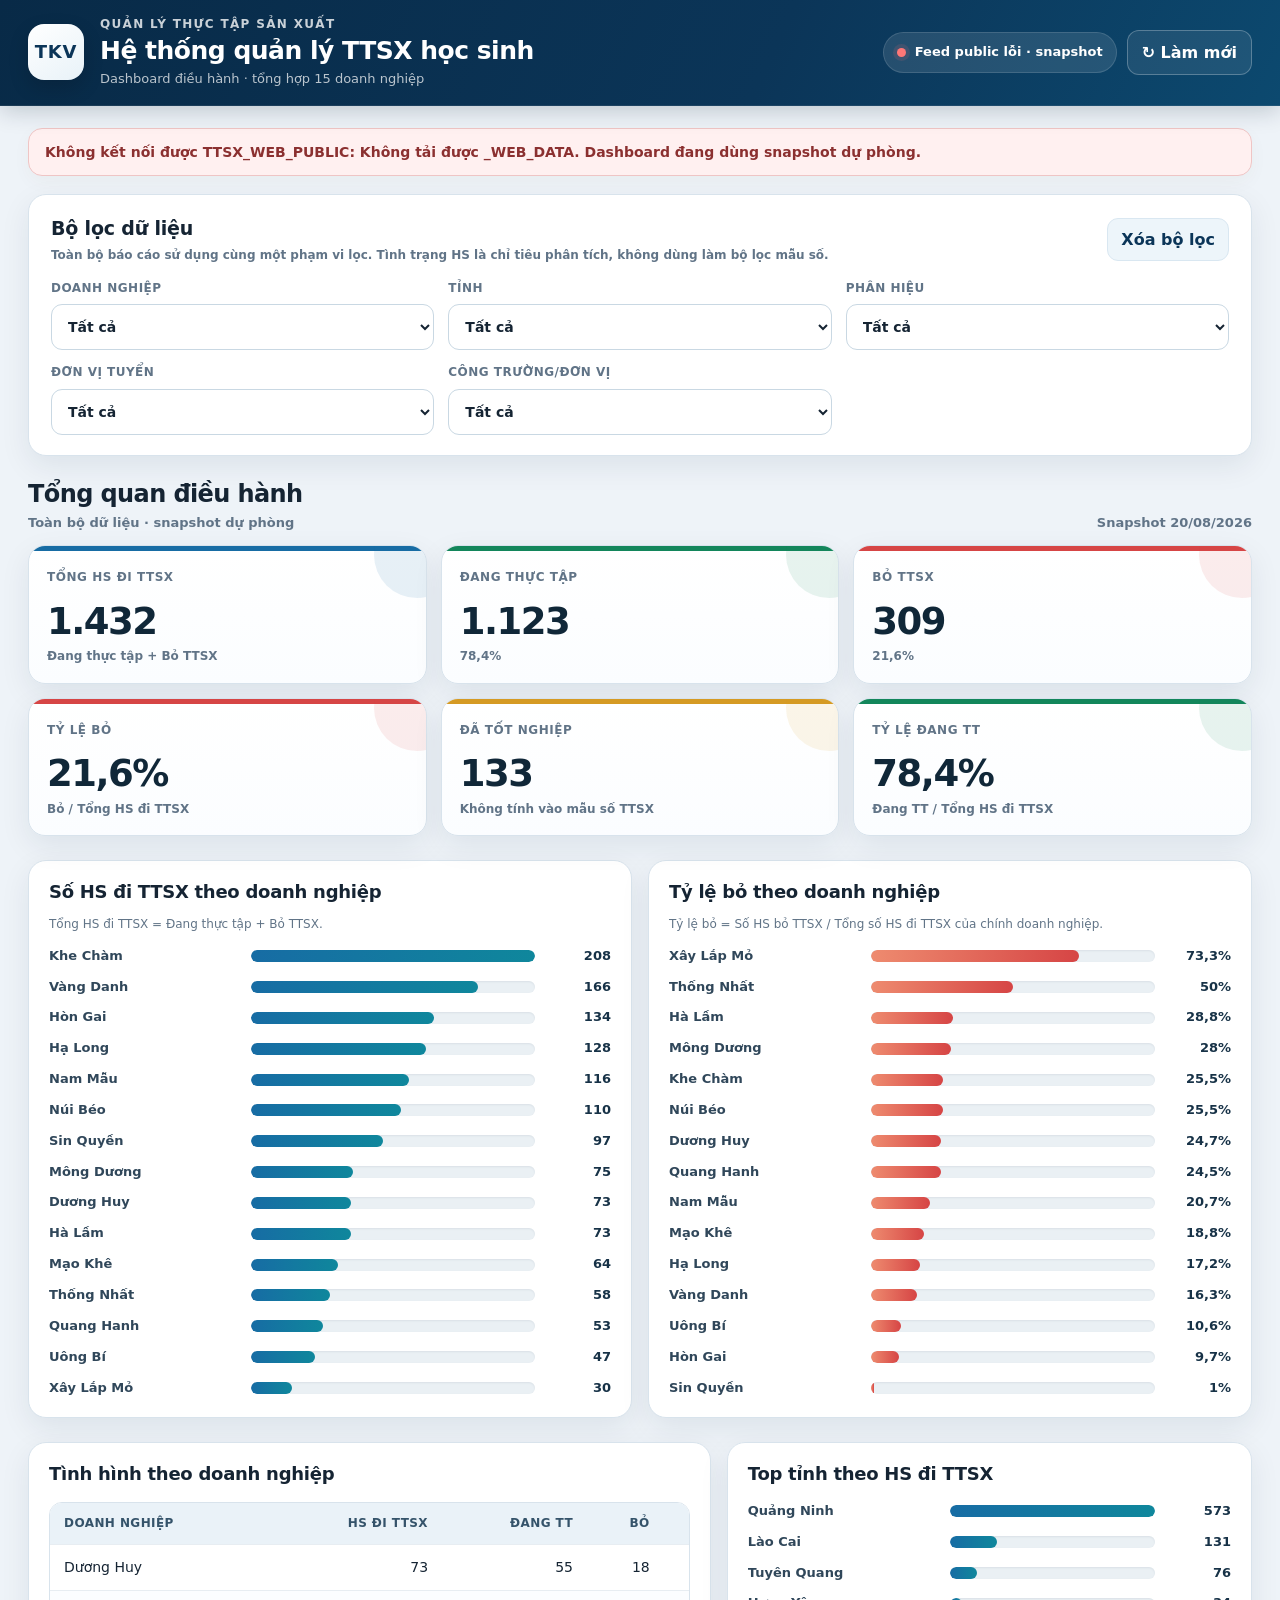
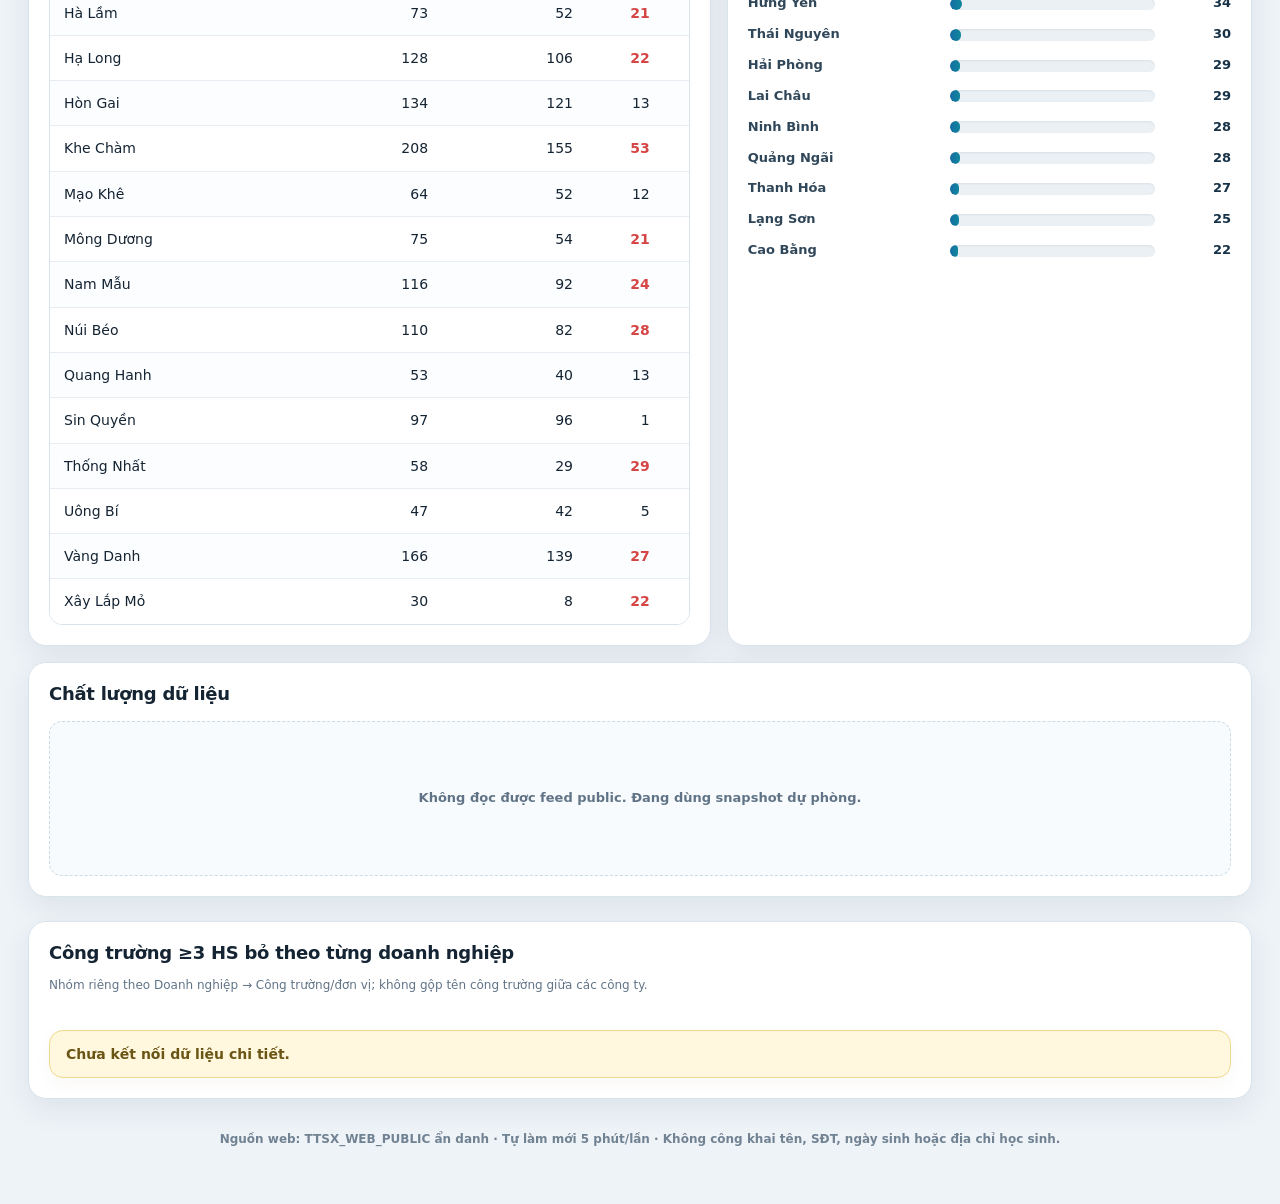
<file: index.html>
<!doctype html>
<html lang="vi">
<head>
<meta charset="utf-8">
<meta name="viewport" content="width=device-width,initial-scale=1,viewport-fit=cover">
<meta name="theme-color" content="#0b3558">
<meta name="robots" content="noindex,nofollow,noarchive">
<meta http-equiv="Cache-Control" content="no-cache, no-store, must-revalidate">
<meta http-equiv="Pragma" content="no-cache">
<meta http-equiv="Expires" content="0">
<title>Dashboard TTSX TKV</title>
<link rel="stylesheet" href="styles.css?v=20260820-1208">
<style>
.filter-grid-5{grid-template-columns:repeat(5,minmax(150px,1fr))}
.filter-note{margin:4px 0 0;color:#617487;font-size:12px;font-weight:600}
@media(max-width:1380px){.filter-grid-5{grid-template-columns:repeat(3,1fr)}}
@media(max-width:720px){.filter-grid-5{grid-template-columns:1fr 1fr}}
@media(max-width:430px){.filter-grid-5{grid-template-columns:1fr}}
</style>
</head>
<body>
<header><div class="head"><div class="brand"><div class="mark">TKV</div><div><small>QUẢN LÝ THỰC TẬP SẢN XUẤT</small><h1>Hệ thống quản lý TTSX học sinh</h1><p>Dashboard điều hành · tổng hợp 15 doanh nghiệp</p></div></div><div class="head-actions"><div id="sync" class="sync"><span class="dot"></span><span>Đang kết nối dữ liệu</span></div><button id="refresh" class="refresh">↻ Làm mới</button></div></div></header>
<div class="wrap">
<div id="notice" class="notice">Đang nạp và đối soát dữ liệu chuẩn.</div>
<section class="filters"><div class="filters-top"><div><h2>Bộ lọc dữ liệu</h2><p class="filter-note">Toàn bộ báo cáo sử dụng cùng một phạm vi lọc. Tình trạng HS là chỉ tiêu phân tích, không dùng làm bộ lọc mẫu số.</p></div><button id="clear" class="clear">Xóa bộ lọc</button></div><div class="filter-grid filter-grid-5">
<label><span>Doanh nghiệp</span><select id="company"><option value="">Tất cả</option></select></label>
<label><span>Tỉnh</span><select id="province"><option value="">Tất cả</option></select></label>
<label><span>Phân hiệu</span><select id="campus"><option value="">Tất cả</option></select></label>
<label><span>Đơn vị tuyển</span><select id="recruitment"><option value="">Tất cả</option></select></label>
<label><span>Công trường/đơn vị</span><select id="unit"><option value="">Tất cả</option></select></label>
</div></section>
<section class="section"><div class="section-title"><div><h2>Tổng quan điều hành</h2><p id="scope">Toàn bộ dữ liệu</p></div><p id="updated">Đang đồng bộ...</p></div><div class="kpis">
<div class="kpi blue"><small>Tổng HS đi TTSX</small><strong id="kTotal">1.432</strong><em>Đang thực tập + Bỏ TTSX</em></div>
<div class="kpi green"><small>Đang thực tập</small><strong id="kActive">1.123</strong><em id="kActiveRate">78,4%</em></div>
<div class="kpi red"><small>Bỏ TTSX</small><strong id="kDrop">309</strong><em id="kDropRateSub">21,6%</em></div>
<div class="kpi red"><small>Tỷ lệ bỏ</small><strong id="kDropRate">21,6%</strong><em>Bỏ / Tổng HS đi TTSX</em></div>
<div class="kpi amber"><small>Đã tốt nghiệp</small><strong id="kGrad">133</strong><em>Không tính vào mẫu số TTSX</em></div>
<div class="kpi green"><small>Tỷ lệ đang TT</small><strong id="kActivePct">78,4%</strong><em>Đang TT / Tổng HS đi TTSX</em></div>
</div></section>
<section class="section grid2"><div class="panel"><h3>Số HS đi TTSX theo doanh nghiệp</h3><p class="panel-note">Tổng HS đi TTSX = Đang thực tập + Bỏ TTSX.</p><div id="companyBars" class="bars"></div></div><div class="panel"><h3>Tỷ lệ bỏ theo doanh nghiệp</h3><p class="panel-note">Tỷ lệ bỏ = Số HS bỏ TTSX / Tổng số HS đi TTSX của chính doanh nghiệp.</p><div id="dropBars" class="bars"></div></div></section>
<section class="section grid3"><div class="panel"><h3>Tình hình theo doanh nghiệp</h3><div class="table-wrap"><table><thead><tr><th>Doanh nghiệp</th><th>HS đi TTSX</th><th>Đang TT</th><th>Bỏ</th><th>Tỷ lệ bỏ</th></tr></thead><tbody id="companyTable"></tbody></table></div></div><div class="panel"><h3>Top tỉnh theo HS đi TTSX</h3><div id="provinceBars" class="bars"></div></div><div class="panel"><h3>Chất lượng dữ liệu</h3><div id="quality" class="quality"></div></div></section>
<section id="dailySection" class="section panel" style="display:none"><div class="section-title"><div><h2>Theo dõi hằng ngày</h2><p>Chỉ tính HS đang thực tập tại 14 doanh nghiệp áp dụng chấm ngày; Sin Quyền chưa áp dụng cấu trúc 42 cột ngày.</p></div><div class="daily-head"><select id="day"></select></div></div><div class="daily-cards"><div class="daily-card"><span>Cần theo dõi</span><strong id="dExpected">0</strong></div><div class="daily-card"><span>Đã nhập</span><strong id="dEntered">0</strong></div><div class="daily-card"><span>Có điểm</span><strong id="dScore">0</strong></div><div class="daily-card"><span>Ốm (Ô)</span><strong id="dSick">0</strong></div><div class="daily-card"><span>Nghỉ phép (N)</span><strong id="dLeave">0</strong></div><div class="daily-card"><span>KLD</span><strong id="dKld">0</strong></div><div class="daily-card"><span>Chưa nhập</span><strong id="dMissing">0</strong></div></div></section>
<section id="opsGrid" class="section grid2" style="grid-template-columns:1fr"><div class="panel"><h3>Công trường ≥3 HS bỏ theo từng doanh nghiệp</h3><p class="panel-note">Nhóm riêng theo Doanh nghiệp → Công trường/đơn vị; không gộp tên công trường giữa các công ty.</p><div id="hotspots" class="hotspots"><div class="notice">Đang đối soát dữ liệu công trường.</div></div></div><div id="coveragePanel" class="panel" style="display:none"><h3>Tỷ lệ cập nhật theo doanh nghiệp</h3><p class="panel-note">Tỷ lệ = số HS đang thực tập đã có dữ liệu trong ngày / số HS đang thực tập cần theo dõi của 14 doanh nghiệp áp dụng chấm ngày.</p><div id="coverage" class="bars"><div class="notice">Đang tải dữ liệu theo ngày.</div></div></div></section>
<div class="footer">Nguồn web: TTSX_WEB_PUBLIC ẩn danh · Tự làm mới 5 phút/lần · Không công khai tên, SĐT, ngày sinh hoặc địa chỉ học sinh.</div>
</div>
<script src="app.js?v=20260820-1508"></script>
<script src="core-recover.js?v=20260820-1554"></script>
<script src="feed-guard.js?v=20260820-1208"></script>
<script src="audit-fix.js?v=20260820-1208"></script>
<script src="daily-scope-fix.js?v=20260820-1208"></script>
<script src="dashboard-complete.js?v=20260820-1208"></script>
</body>
</html>
</file>
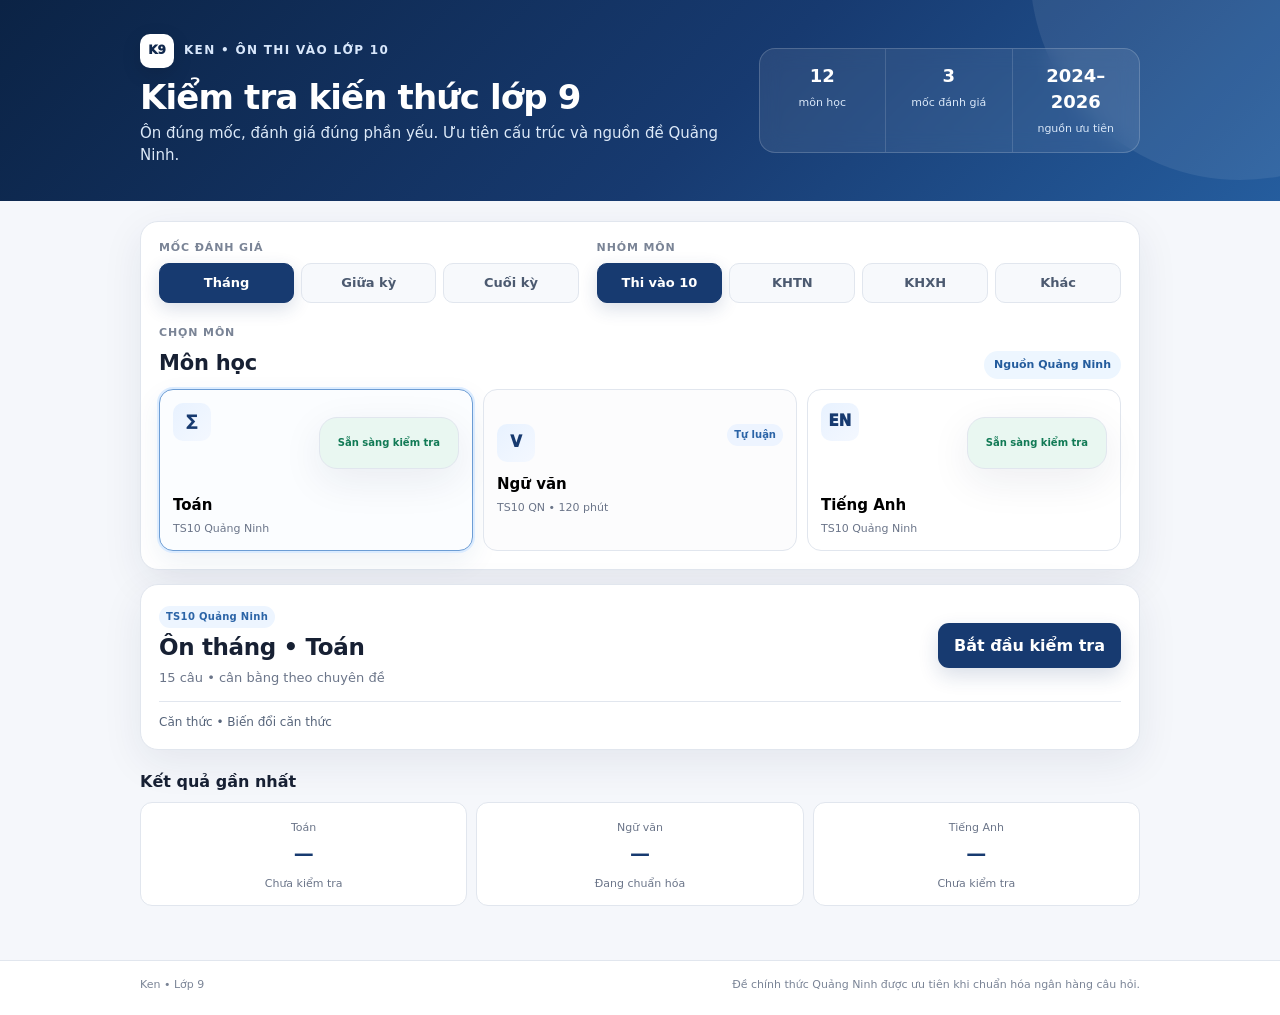
<file: ken/index.html>
<!doctype html>
<html lang="vi">
<head>
<meta charset="utf-8">
<meta name="viewport" content="width=device-width,initial-scale=1">
<meta name="theme-color" content="#10284d">
<meta name="description" content="Ken Lớp 9 - kiểm tra kiến thức theo mốc tháng, giữa kỳ và cuối kỳ, ưu tiên dữ liệu Quảng Ninh.">
<title>Ken Lớp 9 • Kiểm tra kiến thức</title>
<link rel="stylesheet" href="styles.css">
</head>
<body>
<header class="top">
  <div class="wrap hero">
    <div class="hero-copy">
      <div class="brandline"><span class="brandmark">K9</span><span>KEN • ÔN THI VÀO LỚP 10</span></div>
      <h1>Kiểm tra kiến thức lớp 9</h1>
      <p>Ôn đúng mốc, đánh giá đúng phần yếu. Ưu tiên cấu trúc và nguồn đề Quảng Ninh.</p>
    </div>
    <div class="hero-meta">
      <div><b>12</b><span>môn học</span></div>
      <div><b>3</b><span>mốc đánh giá</span></div>
      <div><b>2024–2026</b><span>nguồn ưu tiên</span></div>
    </div>
  </div>
</header>

<main class="wrap page">
  <section class="control-surface">
    <div class="control-row">
      <div>
        <span class="step-label">Mốc đánh giá</span>
        <div id="milestones" class="segmented"></div>
      </div>
      <div>
        <span class="step-label">Nhóm môn</span>
        <div id="subjectGroups" class="group-tabs"></div>
      </div>
    </div>

    <div class="subjects-head">
      <div><span class="step-label">Chọn môn</span><h2>Môn học</h2></div>
      <span class="source-chip">Nguồn Quảng Ninh</span>
    </div>
    <div id="subjects" class="subjects"></div>
  </section>

  <section id="ready" class="ready"></section>
  <section id="quiz" class="panel hidden"></section>
  <section id="result" class="hidden"></section>
  <section id="recent" class="recent"></section>
</main>

<footer>
  <div class="wrap footer-inner">
    <span>Ken • Lớp 9</span>
    <span>Đề chính thức Quảng Ninh được ưu tiên khi chuẩn hóa ngân hàng câu hỏi.</span>
  </div>
</footer>
<script src="app.js"></script>
</body>
</html>
</file>
<file: styles.css>
:root{
  --navy:#0b3558;--navy-2:#082a47;--blue:#176ca4;--cyan:#0f879c;--green:#13865b;
  --red:#d64545;--amber:#d59a24;--ink:#152433;--muted:#617487;--line:#d8e3ec;
  --bg:#eef3f8;--card:#ffffff;--soft:#f7fafc;--shadow:0 10px 30px rgba(15,42,65,.08);
  --shadow-lg:0 18px 42px rgba(13,48,76,.11);--radius:18px;--page:1680px;
}
*{box-sizing:border-box}
html{scroll-behavior:smooth;background:var(--bg)}
body{margin:0;font-family:Inter,ui-sans-serif,system-ui,-apple-system,"Segoe UI",Roboto,Arial,sans-serif;background:var(--bg);color:var(--ink);font-size:16px;line-height:1.45;-webkit-font-smoothing:antialiased}
button,select{font:inherit}button{transition:.18s ease}a{color:inherit}
.wrap{max-width:var(--page);margin:0 auto;padding:0 28px 56px}
header{position:sticky;top:0;z-index:30;background:linear-gradient(115deg,var(--navy-2),var(--navy) 60%,#0c496f);color:#fff;box-shadow:0 5px 22px rgba(4,29,48,.2);border-bottom:1px solid rgba(255,255,255,.08)}
.head{max-width:var(--page);margin:auto;padding:16px 28px;display:flex;align-items:center;justify-content:space-between;gap:24px;min-height:86px}
.brand{display:flex;align-items:center;gap:16px;min-width:0}.mark{width:56px;height:56px;flex:0 0 56px;border-radius:16px;display:grid;place-items:center;font-weight:900;font-size:18px;background:linear-gradient(145deg,#fff,#e8f2f8);color:var(--navy);letter-spacing:.7px;box-shadow:0 8px 20px rgba(0,0,0,.16)}
.brand small{display:block;font-size:12px;opacity:.78;font-weight:800;letter-spacing:.11em}.brand h1{font-size:25px;line-height:1.22;margin:3px 0 0;font-weight:800;letter-spacing:-.02em}.brand p{margin:3px 0 0;color:rgba(255,255,255,.72);font-size:13px}
.head-actions{display:flex;gap:10px;align-items:center;flex:0 0 auto}.sync{display:flex;align-items:center;gap:9px;font-size:13px;font-weight:700;background:rgba(255,255,255,.11);border:1px solid rgba(255,255,255,.13);padding:10px 13px;border-radius:999px;white-space:nowrap}.dot{width:9px;height:9px;border-radius:50%;background:#f3bb4e;box-shadow:0 0 0 4px rgba(243,187,78,.12)}.sync.ok .dot{background:#52d99a;box-shadow:0 0 0 4px rgba(82,217,154,.12)}.sync.err .dot{background:#ff7777;box-shadow:0 0 0 4px rgba(255,119,119,.12)}
.refresh{border:1px solid rgba(255,255,255,.26);color:#fff;background:rgba(255,255,255,.08);border-radius:12px;padding:10px 14px;cursor:pointer;font-weight:750;min-height:42px}.refresh:hover{background:rgba(255,255,255,.16);transform:translateY(-1px)}
.notice{margin:22px 0 0;padding:13px 16px;border-radius:14px;background:#fff8df;border:1px solid #efd98d;font-size:14px;font-weight:600;color:#6b5515;box-shadow:0 6px 18px rgba(97,78,18,.04)}.notice.ok{background:#eaf8f1;border-color:#bce6d0;color:#15583d}.notice.err{background:#fff0f0;border-color:#efc5c5;color:#8b3030}
.filters{margin-top:18px;background:var(--card);border:1px solid var(--line);border-radius:var(--radius);box-shadow:var(--shadow);padding:20px 22px}.filters-top{display:flex;justify-content:space-between;gap:16px;align-items:center;margin-bottom:16px}.filters h2{font-size:19px;margin:0;font-weight:800;letter-spacing:-.01em}.clear{border:1px solid #d9e7f1;background:#edf5fa;color:var(--navy);border-radius:11px;padding:9px 13px;cursor:pointer;font-weight:800}.clear:hover{background:#e4f0f7}.filter-grid{display:grid;grid-template-columns:repeat(6,minmax(150px,1fr));gap:14px}label span{display:block;font-size:12px;color:var(--muted);font-weight:850;text-transform:uppercase;letter-spacing:.04em;margin:0 0 7px}select{width:100%;border:1px solid #c9d8e3;border-radius:11px;background:#fff;padding:11px 36px 11px 12px;color:var(--ink);min-height:46px;font-size:14px;font-weight:650;outline:none;transition:.16s ease}select:hover{border-color:#9eb7ca}select:focus{border-color:var(--blue);box-shadow:0 0 0 3px rgba(23,108,164,.12)}
.section{margin-top:24px}.section-title{display:flex;justify-content:space-between;gap:18px;align-items:flex-end;margin-bottom:13px}.section-title h2{font-size:24px;line-height:1.2;margin:0;font-weight:850;letter-spacing:-.025em}.section-title p{font-size:13px;color:var(--muted);margin:5px 0 0;font-weight:550}.section-title>p{white-space:nowrap}
.kpis{display:grid;grid-template-columns:repeat(6,minmax(0,1fr));gap:14px}.kpi{--accent:var(--blue);position:relative;overflow:hidden;background:linear-gradient(180deg,#fff,#fbfdff);border:1px solid var(--line);border-radius:17px;padding:18px 18px 17px;box-shadow:var(--shadow);min-height:132px}.kpi::before{content:"";position:absolute;left:0;top:0;right:0;height:5px;background:var(--accent)}.kpi::after{content:"";position:absolute;width:86px;height:86px;border-radius:50%;right:-34px;top:-34px;background:color-mix(in srgb,var(--accent) 10%,transparent)}.kpi small{position:relative;z-index:1;font-size:12px;color:var(--muted);font-weight:850;text-transform:uppercase;letter-spacing:.045em}.kpi strong{position:relative;z-index:1;display:block;font-size:37px;line-height:1.05;margin-top:15px;font-weight:850;letter-spacing:-.04em;color:#102738}.kpi em{position:relative;z-index:1;display:block;font-size:12px;color:var(--muted);font-style:normal;margin-top:7px;font-weight:600}.kpi.red{--accent:var(--red)}.kpi.green{--accent:var(--green)}.kpi.amber{--accent:var(--amber)}.kpi.blue{--accent:var(--blue)}
.grid2{display:grid;grid-template-columns:1fr 1fr;gap:16px}.grid3{display:grid;grid-template-columns:1.45fr 1fr .85fr;gap:16px}.panel{background:var(--card);border:1px solid var(--line);border-radius:var(--radius);box-shadow:var(--shadow);padding:20px;min-width:0}.panel:hover{box-shadow:var(--shadow-lg)}.panel h3{font-size:18px;line-height:1.25;margin:0 0 16px;font-weight:820;letter-spacing:-.015em}.bars{display:flex;flex-direction:column;gap:12px}.bar-row{display:grid;grid-template-columns:minmax(125px,190px) 1fr 64px;gap:12px;align-items:center;font-size:13px}.bar-name{overflow:hidden;text-overflow:ellipsis;white-space:nowrap;font-weight:650;color:#30475a}.track{height:12px;background:#eaf0f4;border-radius:999px;overflow:hidden;box-shadow:inset 0 1px 2px rgba(25,55,75,.08)}.fill{height:100%;background:linear-gradient(90deg,var(--blue),var(--cyan));border-radius:999px}.fill.red{background:linear-gradient(90deg,#ee8b6f,var(--red))}.bar-value{text-align:right;font-weight:850;color:#173247;font-variant-numeric:tabular-nums}
.table-wrap{overflow:auto;border:1px solid var(--line);border-radius:13px;background:#fff}table{width:100%;border-collapse:collapse;font-size:14px;min-width:760px}th,td{padding:12px 14px;border-bottom:1px solid #e7edf2;text-align:right;white-space:nowrap}th{position:sticky;top:0;background:#eaf2f8;color:#35536a;font-size:12px;font-weight:850;text-transform:uppercase;letter-spacing:.035em;z-index:2}th:first-child,td:first-child{text-align:left}tbody tr:nth-child(even){background:#fbfdff}tbody tr:hover{background:#f2f7fb}tr:last-child td{border-bottom:0}.danger{color:var(--red);font-weight:850}.good{color:var(--green);font-weight:850}
.daily-head{display:flex;align-items:center;gap:10px;flex-wrap:wrap}.daily-head select{width:auto;min-width:180px}.daily-cards{display:grid;grid-template-columns:repeat(7,1fr);gap:10px;margin-top:14px}.daily-card{padding:15px 10px;border-radius:14px;background:linear-gradient(180deg,#f8fbfd,#f4f8fb);border:1px solid #dfe8ee;text-align:center}.daily-card span{display:block;font-size:11px;color:var(--muted);text-transform:uppercase;font-weight:850;letter-spacing:.04em}.daily-card strong{font-size:28px;line-height:1.1;display:block;margin-top:8px;color:#19384f;font-weight:850}.quality{display:grid;grid-template-columns:repeat(2,1fr);gap:10px}.q{padding:15px;border-radius:13px;background:#f7fafc;border:1px solid #e0e9ef}.q strong{font-size:28px;line-height:1;display:block;font-weight:850;color:#18384f}.q span{display:block;font-size:12px;line-height:1.35;color:var(--muted);margin-top:7px;font-weight:650}.quality-empty{grid-column:1/-1;min-height:155px;display:grid;place-items:center;text-align:center;padding:22px;border:1px dashed #cbdbe6;border-radius:13px;background:#f8fbfd;color:var(--muted);font-size:13px;font-weight:650}.panel-note{margin:-5px 0 14px;color:var(--muted);font-size:12px;line-height:1.5}
.hotspots{display:flex;flex-direction:column;gap:12px}.hot-company-row{display:grid;grid-template-columns:minmax(180px,230px) 1fr;gap:16px;align-items:stretch;border:1px solid #f1d0d0;background:linear-gradient(90deg,#fff5f5 0,#fffafa 28%,#fff 28%);border-radius:14px;overflow:hidden}.hot-company-box{padding:15px 16px;border-left:5px solid var(--red);display:flex;flex-direction:column;justify-content:center;min-height:78px}.hot-company-box strong{font-size:16px;line-height:1.25;color:#263746}.hot-company-box span{margin-top:6px;font-size:12px;color:#9a4d4d;font-weight:750}.hot-unit-list{padding:10px 12px;display:flex;flex-direction:column;gap:7px;justify-content:center}.hot-unit{display:grid;grid-template-columns:1fr auto;gap:14px;align-items:center;padding:8px 10px;border-radius:9px;background:#fff;border:1px solid #f0e2e2}.hot-unit span{font-size:14px;color:#334a5d;font-weight:700}.hot-unit b{font-size:13px;color:#b63737;white-space:nowrap}.footer{text-align:center;color:#718292;font-size:12px;padding-top:32px;font-weight:600}
@media(max-width:1380px){.filter-grid{grid-template-columns:repeat(3,1fr)}.kpis{grid-template-columns:repeat(3,1fr)}.grid3{grid-template-columns:1.3fr 1fr}.grid3>.panel:last-child{grid-column:1/-1}.quality{grid-template-columns:repeat(4,1fr)}}
@media(max-width:980px){.wrap{padding:0 18px 40px}.head{padding:14px 18px}.brand h1{font-size:21px}.brand p{display:none}.grid2,.grid3{grid-template-columns:1fr}.grid3>.panel:last-child{grid-column:auto}.quality{grid-template-columns:repeat(2,1fr)}.daily-cards{grid-template-columns:repeat(4,1fr)}.bar-row{grid-template-columns:minmax(115px,165px) 1fr 58px}}
@media(max-width:720px){body{font-size:15px}.wrap{padding:0 11px 30px}.head{padding:10px 11px;min-height:70px}.brand{gap:10px}.brand h1{font-size:17px}.brand small{font-size:9px}.mark{width:43px;height:43px;flex-basis:43px;border-radius:12px;font-size:14px}.sync span:last-child{display:none}.sync{padding:9px}.refresh{padding:9px 10px;font-size:13px}.notice{font-size:13px;margin-top:13px}.filters{margin-top:12px;padding:15px}.filters h2{font-size:17px}.filter-grid{grid-template-columns:1fr 1fr;gap:10px}.section{margin-top:18px}.section-title h2{font-size:20px}.section-title p{font-size:12px}.kpis{grid-template-columns:1fr 1fr;gap:9px}.kpi{min-height:112px;padding:15px 13px}.kpi small{font-size:10px}.kpi strong{font-size:30px;margin-top:13px}.kpi em{font-size:10px}.panel{padding:15px}.panel h3{font-size:16px}.daily-cards{grid-template-columns:repeat(2,1fr)}.daily-card strong{font-size:25px}.quality{grid-template-columns:1fr 1fr}.bar-row{grid-template-columns:104px 1fr 48px;gap:8px;font-size:12px}.track{height:10px}table{font-size:13px}th,td{padding:10px 11px}.hot-company-row{grid-template-columns:1fr;background:#fff}.hot-company-box{border-left:5px solid var(--red);border-bottom:1px solid #f1d0d0;min-height:auto}.hot-unit-list{padding:9px}.hot-unit{grid-template-columns:1fr auto}}
@media(max-width:430px){.filter-grid{grid-template-columns:1fr}.head-actions{gap:6px}.refresh{font-size:0}.refresh::after{content:"↻";font-size:20px}.section-title{align-items:flex-start;flex-direction:column;gap:6px}.section-title>p{white-space:normal}.kpis{grid-template-columns:1fr 1fr}.kpi strong{font-size:28px}}
</file>
<file: ken/styles.css>
:root{
  --navy:#10284d;--navy2:#173a70;--blue:#2c6fc0;--sky:#eaf3ff;
  --bg:#f5f7fb;--card:#fff;--ink:#172033;--muted:#6b7589;--line:#e1e6ee;
  --good:#117a55;--goodbg:#e9f7f1;--bad:#b42318;--badbg:#fff0ee;
  --warn:#9a6700;--warnbg:#fff7df;--shadow:0 12px 40px rgba(22,44,78,.08);
}
*{box-sizing:border-box}
html{scroll-behavior:smooth}
body{margin:0;background:var(--bg);color:var(--ink);font-family:Inter,ui-sans-serif,system-ui,-apple-system,"Segoe UI",Roboto,Arial,sans-serif;line-height:1.45}
button,input{font:inherit}
button{touch-action:manipulation}
.wrap{max-width:1040px;margin:auto;padding:0 20px}
.top{position:relative;overflow:hidden;background:linear-gradient(135deg,#0b2345 0%,#173a70 56%,#255d9e 100%);color:#fff}
.top:after{content:"";position:absolute;width:420px;height:420px;border-radius:50%;right:-170px;top:-240px;background:rgba(255,255,255,.08)}
.hero{position:relative;z-index:1;display:flex;justify-content:space-between;align-items:center;gap:28px;padding-top:34px;padding-bottom:34px}
.brandline{display:flex;align-items:center;gap:10px;font-size:12px;font-weight:850;letter-spacing:.11em;color:#d8e7fb}
.brandmark{display:grid;place-items:center;width:34px;height:34px;border-radius:10px;background:#fff;color:var(--navy);font-weight:950;letter-spacing:0;box-shadow:0 6px 20px rgba(0,0,0,.12)}
.hero h1{margin:10px 0 7px;font-size:34px;line-height:1.12;letter-spacing:-.025em}
.hero p{max-width:650px;margin:0;color:#dce9f8;font-size:15px}
.hero-meta{display:grid;grid-template-columns:repeat(3,1fr);min-width:330px;border:1px solid rgba(255,255,255,.18);border-radius:16px;background:rgba(255,255,255,.08);backdrop-filter:blur(10px);overflow:hidden}
.hero-meta div{padding:14px 12px;text-align:center;border-right:1px solid rgba(255,255,255,.14)}
.hero-meta div:last-child{border-right:0}
.hero-meta b{display:block;font-size:18px}
.hero-meta span{font-size:11px;color:#d9e7f8}
.page{padding-top:20px;padding-bottom:34px}
.control-surface{background:#fff;border:1px solid var(--line);border-radius:18px;padding:18px;box-shadow:var(--shadow)}
.control-row{display:grid;grid-template-columns:1fr 1.25fr;gap:18px;align-items:end}
.step-label{display:block;margin-bottom:7px;color:#7a8496;font-size:11px;font-weight:850;letter-spacing:.08em;text-transform:uppercase}
.segmented,.group-tabs{display:grid;gap:7px}
.segmented{grid-template-columns:repeat(3,1fr)}
.group-tabs{grid-template-columns:repeat(4,1fr)}
.segmented button,.group-tabs button{border:1px solid var(--line);background:#f7f9fc;color:#4c5a70;border-radius:10px;padding:10px 8px;cursor:pointer;font-size:13px;font-weight:800;transition:.16s ease}
.segmented button:hover,.group-tabs button:hover{border-color:#b9c9dc;background:#f1f6fc}
.segmented button.active,.group-tabs button.active{border-color:var(--navy2);background:var(--navy2);color:#fff;box-shadow:0 6px 18px rgba(23,58,112,.16)}
.subjects-head{display:flex;align-items:flex-end;justify-content:space-between;gap:12px;margin:22px 0 10px}
.subjects-head h2{margin:0;font-size:21px;letter-spacing:-.01em}
.source-chip{border-radius:999px;background:#edf6ff;color:#245c9d;padding:6px 10px;font-size:11px;font-weight:850}
.subjects{display:grid;grid-template-columns:repeat(3,1fr);gap:10px}
.subject{border:1px solid var(--line);background:#fff;border-radius:14px;padding:13px;text-align:left;cursor:pointer;transition:.16s ease;min-height:118px}
.subject:hover{transform:translateY(-2px);box-shadow:0 8px 24px rgba(25,50,85,.08);border-color:#c9d7e8}
.subject.active{border-color:#6d9dd4;box-shadow:0 0 0 2px #dcecff,0 10px 28px rgba(31,76,128,.08);background:#fbfdff}
.subject.pending{background:#fcfcfd}
.subject-card-top{display:flex;justify-content:space-between;align-items:flex-start;gap:8px;margin-bottom:12px}
.subject-icon{width:38px;height:38px;border-radius:10px;background:linear-gradient(135deg,#e8f2ff,#f4f8ff);color:var(--navy2);display:grid;place-items:center;font-weight:950;font-size:15px}
.subject strong{display:block;font-size:15px;margin-bottom:4px}
.subject small{display:block;color:var(--muted);font-size:11px}
.subject-status{display:inline-block;border-radius:999px;padding:4px 7px;font-size:10px;font-weight:850;white-space:nowrap}
.subject-status.ready{background:var(--goodbg);color:var(--good)}
.subject-status.official{background:#edf4ff;color:#2b64a7}
.subject-status.curriculum{background:var(--warnbg);color:var(--warn)}
.ready,.panel{background:#fff;border:1px solid var(--line);border-radius:18px;padding:18px;margin:14px 0;box-shadow:var(--shadow)}
.ready-top{display:flex;justify-content:space-between;align-items:center;gap:18px}
.ready h2{margin:3px 0 4px;font-size:23px;letter-spacing:-.015em}
.ready p{margin:0;color:var(--muted);font-size:13px}
.section-kicker{display:inline-block;color:#2b64a7;background:#edf5ff;padding:4px 7px;border-radius:999px;font-size:10px;font-weight:850;letter-spacing:.03em}
.topics{margin-top:13px;padding-top:12px;border-top:1px solid var(--line);font-size:12px;color:#56647a}
.source-note{margin-top:12px;padding:11px 12px;border-radius:11px;background:#f7f9fc;color:#5f6c80;font-size:12px;border:1px solid #edf0f5}
.btn{border:0;border-radius:11px;padding:11px 16px;font:inherit;font-weight:850;cursor:pointer;transition:.16s ease}
.btn.primary{background:var(--navy2);color:#fff;box-shadow:0 8px 20px rgba(23,58,112,.16)}
.btn.primary:hover{background:#0f3262;transform:translateY(-1px)}
.btn.secondary{background:#edf1f6;color:#314158}
.btn:disabled{opacity:.65;cursor:not-allowed}
.hidden{display:none!important}
.quiz-head{display:flex;justify-content:space-between;align-items:center;gap:12px;color:var(--muted);font-size:13px}
.quiz-head strong{color:var(--ink)}
.quiz-progress{height:7px;border-radius:999px;background:#edf1f6;margin:12px 0 20px;overflow:hidden}
.quiz-progress div{height:100%;border-radius:999px;background:linear-gradient(90deg,#1d4f8e,#3b7dcc);transition:width .2s ease}
.question{font-size:21px;font-weight:850;line-height:1.45;margin:0 0 16px}
.answers{display:grid;grid-template-columns:1fr 1fr;gap:9px}
.answer{display:flex;gap:10px;align-items:flex-start;padding:12px;border:1px solid var(--line);background:#fff;border-radius:12px;cursor:pointer;transition:.14s ease}
.answer:hover{border-color:#9fbbdc;background:#fafcff}
.answer.selected{border-color:#6d9dd4;background:#eef6ff;box-shadow:0 0 0 1px #cfe2f7 inset}
.answer input{margin-top:4px}
.quiz-nav{display:flex;justify-content:space-between;gap:8px;margin-top:17px}
.score{display:flex;justify-content:space-between;align-items:center;gap:18px;background:linear-gradient(135deg,#10284d,#1c4c85);color:#fff;border-radius:18px;padding:20px;margin:14px 0;box-shadow:0 14px 32px rgba(18,49,91,.17)}
.score h2{margin:5px 0 3px;font-size:28px}
.score span{color:#dce8f6;font-size:13px}
.eyebrow{font-size:10px;font-weight:900;letter-spacing:.12em;color:#cfe0f4}
.score-ring{--score:0;position:relative;width:112px;height:112px;border-radius:50%;display:grid;place-items:center;background:conic-gradient(#76c8a6 calc(var(--score)*1%),rgba(255,255,255,.15) 0)}
.score-ring:before{content:"";position:absolute;inset:9px;border-radius:50%;background:#173f70}
.score-ring div{position:relative;z-index:1;text-align:center}
.score-ring b{display:block;font-size:24px;line-height:1}
.score-ring small{font-size:10px;color:#dce8f6}
.result-cards{display:grid;grid-template-columns:repeat(3,1fr);gap:10px}
.result-card{background:#fff;border:1px solid var(--line);border-radius:14px;padding:15px}
.result-card h3{font-size:13px;margin:0 0 8px;color:#3a465b}
.pill{display:inline-block;border-radius:999px;padding:5px 8px;font-size:11px;font-weight:800;margin:2px}
.pill.good{background:var(--goodbg);color:var(--good)}
.pill.bad{background:var(--badbg);color:var(--bad)}
.pill.warn{background:var(--warnbg);color:var(--warn)}
details{background:#fff;border:1px solid var(--line);border-radius:13px;padding:12px 14px;margin-top:10px}
summary{cursor:pointer;font-weight:800;color:#39465c}
.wrong{padding:11px 0;border-bottom:1px dashed var(--line)}
.wrong:last-child{border-bottom:0}
.wrong p{margin:4px 0;font-size:12px;color:#5b687d}
.recent{margin:20px 0}
.recent h2{font-size:16px;margin-bottom:9px}
.recent-grid{display:grid;grid-template-columns:repeat(3,1fr);gap:9px}
.recent-item{background:#fff;border:1px solid var(--line);border-radius:12px;padding:11px;text-align:center}
.recent-item b{display:block;margin:2px 0;font-size:20px;color:var(--navy2)}
.recent-item span{font-size:11px;color:var(--muted)}
footer{border-top:1px solid var(--line);background:#fff}
.footer-inner{display:flex;justify-content:space-between;gap:20px;padding-top:16px;padding-bottom:22px;color:#7a8496;font-size:11px}
@media(max-width:820px){
  .hero{align-items:flex-start;flex-direction:column}.hero-meta{width:100%;min-width:0}
  .control-row{grid-template-columns:1fr}.subjects{grid-template-columns:repeat(3,1fr)}
}
@media(max-width:650px){
  .wrap{padding-left:14px;padding-right:14px}.hero{padding-top:26px;padding-bottom:27px}
  .hero h1{font-size:28px}.hero-meta{grid-template-columns:repeat(3,1fr)}
  .group-tabs{grid-template-columns:repeat(2,1fr)}.subjects{grid-template-columns:repeat(2,1fr)}
  .answers{grid-template-columns:1fr}.result-cards{grid-template-columns:1fr}
  .ready-top{align-items:flex-start;flex-direction:column}.ready .btn{width:100%}.question{font-size:18px}
  .recent-grid{grid-template-columns:repeat(2,1fr)}.footer-inner{flex-direction:column;gap:4px}
}
@media(max-width:420px){
  .hero-meta{grid-template-columns:1fr}.hero-meta div{border-right:0;border-bottom:1px solid rgba(255,255,255,.14)}
  .hero-meta div:last-child{border-bottom:0}.segmented{grid-template-columns:1fr}
  .subjects{grid-template-columns:1fr}.recent-grid{grid-template-columns:1fr}
  .score{align-items:flex-start}.score-ring{width:96px;height:96px;flex:0 0 96px}
}
</file>
